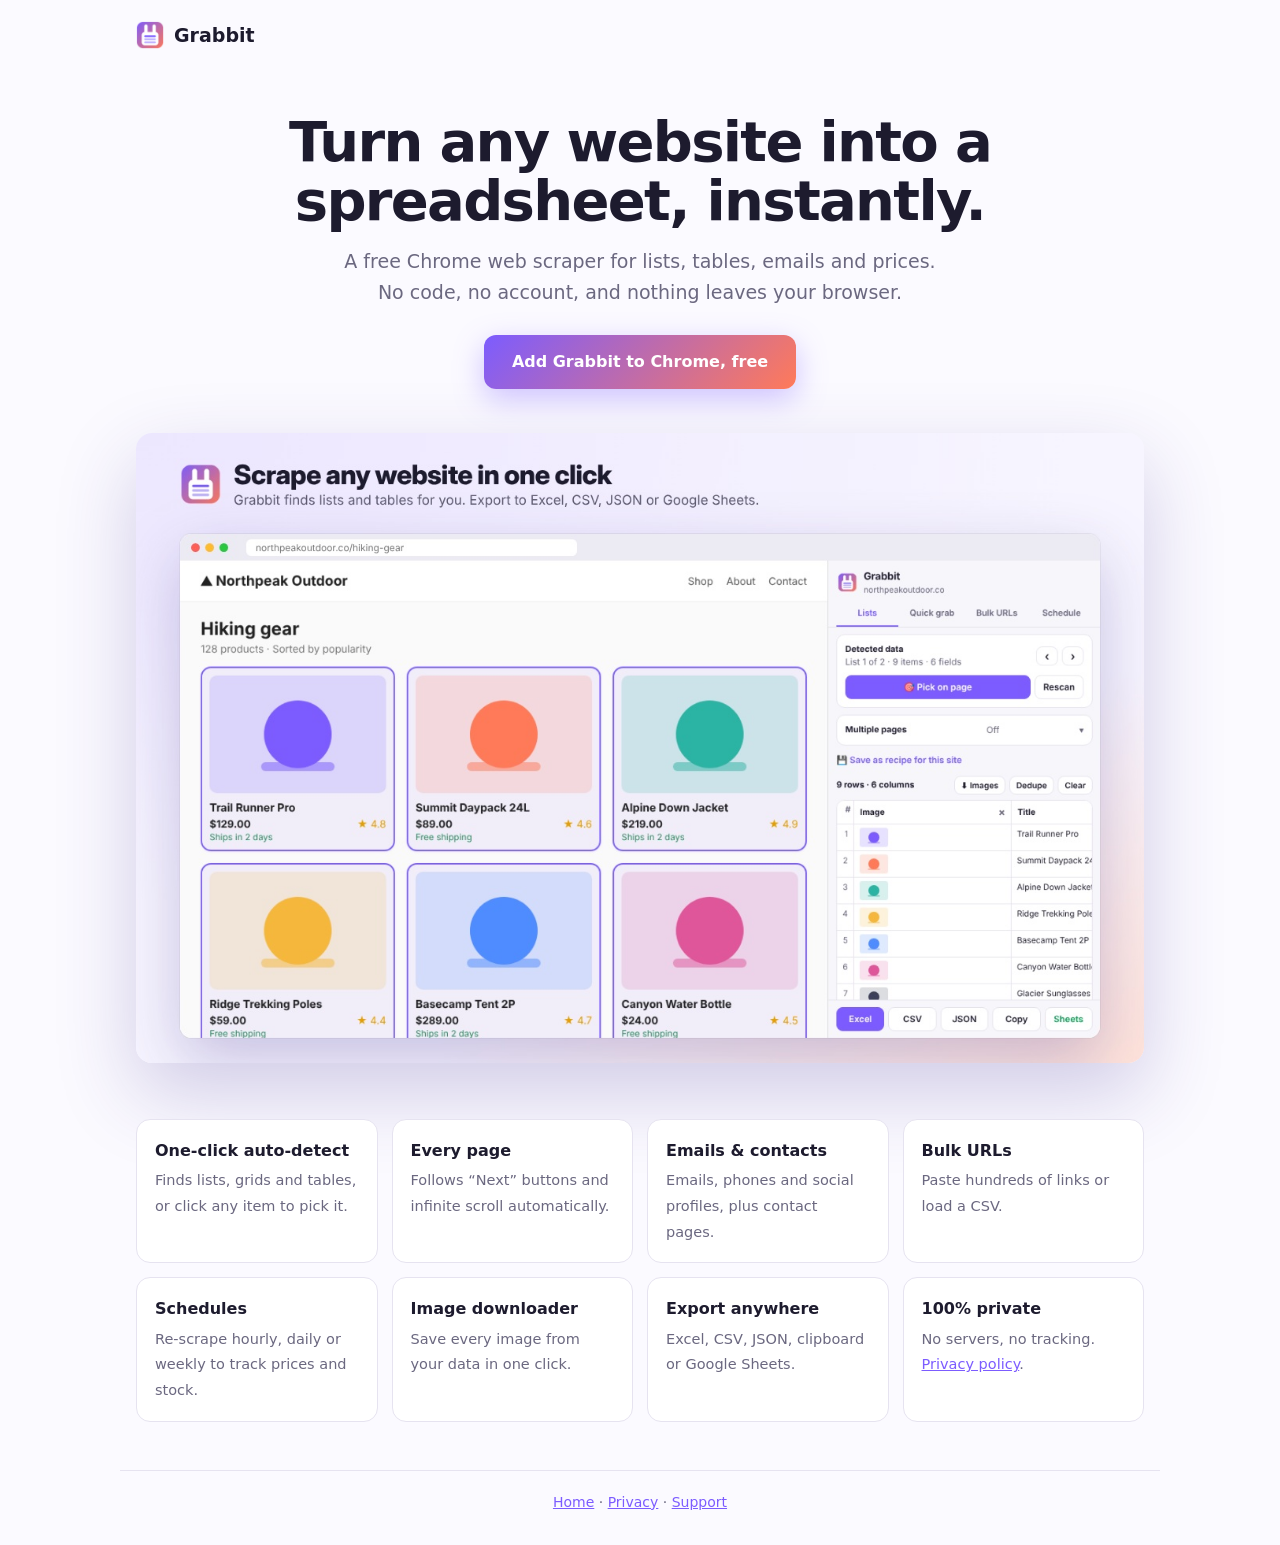
<file: docs/index.html>
<!doctype html>
<html lang="en">
<head>
  <meta charset="utf-8" />
  <meta name="viewport" content="width=device-width, initial-scale=1" />
  <title>Grabbit · Free Web Scraper for Chrome</title>
  <meta name="description" content="Scrape any website to Excel, CSV, JSON or Google Sheets in one click. Free, no code, no account. Lists, tables, emails, multi-page, schedules." />
  <meta property="og:title" content="Grabbit · Free Web Scraper for Chrome" />
  <meta property="og:description" content="Turn any website into a spreadsheet in one click. Free, private, no code." />
  <meta property="og:image" content="https://adityarungta2048.github.io/Grabbit/promo.jpg" />
  <link rel="icon" href="icon.png" />
  <link rel="stylesheet" href="site.css" />
</head>
<body>
  <header class="nav"><a href="./" class="logo"><img src="icon.png" alt="" width="28" height="28" />Grabbit</a></header>
  <main>
    <section class="hero">
      <h1>Turn any website into a spreadsheet, instantly.</h1>
      <p class="lead">A free Chrome web scraper for lists, tables, emails and prices. No code, no account, and nothing leaves your browser.</p>
      <a class="cta" href="https://chromewebstore.google.com/detail/eoaacdkiehhbjfebnnabbammefccioef">Add Grabbit to Chrome, free</a>
      <img class="shot" src="screenshot-1.jpg" alt="Grabbit side panel showing a product list scraped from a shop page" width="1280" height="800" />
    </section>
    <section class="features">
      <div><b>One-click auto-detect</b><span>Finds lists, grids and tables, or click any item to pick it.</span></div>
      <div><b>Every page</b><span>Follows “Next” buttons and infinite scroll automatically.</span></div>
      <div><b>Emails &amp; contacts</b><span>Emails, phones and social profiles, plus contact pages.</span></div>
      <div><b>Bulk URLs</b><span>Paste hundreds of links or load a CSV.</span></div>
      <div><b>Schedules</b><span>Re-scrape hourly, daily or weekly to track prices and stock.</span></div>
      <div><b>Image downloader</b><span>Save every image from your data in one click.</span></div>
      <div><b>Export anywhere</b><span>Excel, CSV, JSON, clipboard or Google Sheets.</span></div>
      <div><b>100% private</b><span>No servers, no tracking. <a href="privacy.html">Privacy policy</a>.</span></div>
    </section>
  </main>
  <footer class="foot"><a href="./">Home</a> · <a href="privacy.html">Privacy</a> · <a href="https://github.com/AdityaRungta2048/Grabbit/issues">Support</a></footer>
</body>
</html>
</file>
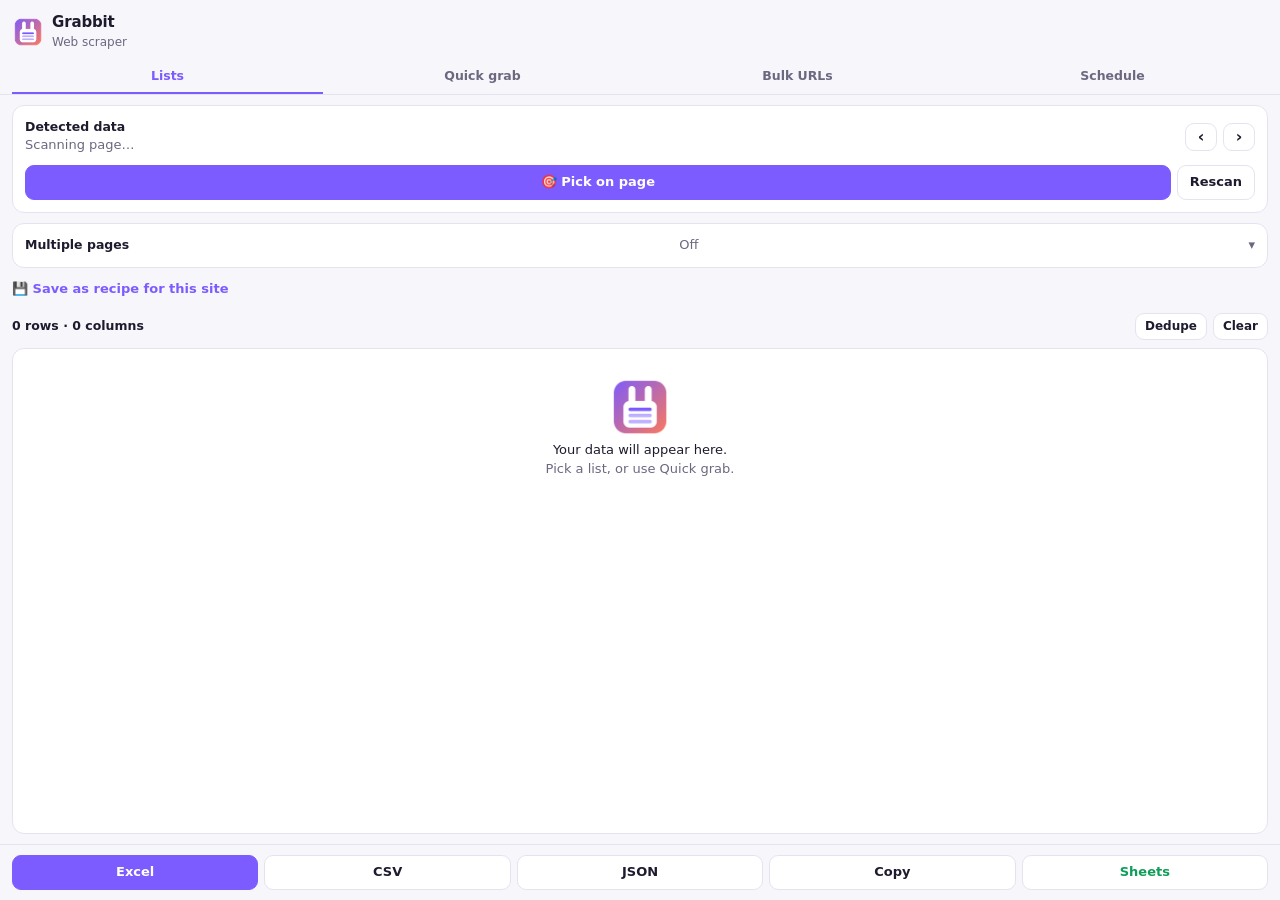
<file: panel.html>
<!doctype html>
<html lang="en">
<head>
  <meta charset="utf-8" />
  <meta name="viewport" content="width=device-width, initial-scale=1" />
  <title>Grabbit</title>
  <link rel="stylesheet" href="panel.css" />
</head>
<body>
  <header class="top">
    <img src="icons/48.png" alt="" width="28" height="28" />
    <div class="brand"><b>Grabbit</b><span id="host" data-i18n="webScraper">Web scraper</span></div>
  </header>

  <nav class="tabs" role="tablist">
    <button role="tab" data-tab="list" aria-selected="true" data-i18n="tabLists">Lists</button>
    <button role="tab" data-tab="quick" data-i18n="tabQuick">Quick grab</button>
    <button role="tab" data-tab="bulk" data-i18n="tabBulk">Bulk URLs</button>
    <button role="tab" data-tab="schedule" data-i18n="tabSchedule">Schedule</button>
  </nav>

  <div id="notice" class="notice" hidden></div>

  <!-- Lists & tables -->
  <section data-pane="list">
    <div id="saved" class="card saved" hidden>
      <span data-i18n="savedRecipe">Saved recipe for this site</span>
      <button id="useSaved" class="btn small" data-i18n="useIt">Use it</button>
    </div>

    <div class="card">
      <div class="row between">
        <div>
          <div class="label" data-i18n="detectedData">Detected data</div>
          <div id="candInfo" class="muted" data-i18n="scanning">Scanning page…</div>
        </div>
        <div class="row gap">
          <span id="candPos" class="muted tiny"></span>
          <button id="prevCand" class="btn icon" data-i18n-attr="title:prevList,aria-label:prevList">‹</button>
          <button id="nextCand" class="btn icon" data-i18n-attr="title:nextList,aria-label:nextList">›</button>
        </div>
      </div>
      <div class="row gap mt">
        <button id="pick" class="btn primary grow">🎯 <span data-i18n="pickOnPage">Pick on page</span></button>
        <button id="rescan" class="btn" data-i18n="rescan" data-i18n-attr="title:rescanTitle">Rescan</button>
      </div>
    </div>

    <div id="scrollHint" class="card hint" hidden>
      <span data-i18n="scrollHint">This page may load more items as you scroll.</span>
      <button id="scrollHintBtn" class="btn small primary" data-i18n="scrollHintBtn">Get them all with Infinite scroll</button>
    </div>

    <details class="card" id="pagerCard">
      <summary><span class="label" data-i18n="multiplePages">Multiple pages</span> <span id="pagerSummary" class="muted" data-i18n="off">Off</span></summary>
      <div class="seg mt" role="radiogroup">
        <label><input type="radio" name="pmode" value="none" checked /> <span data-i18n="off">Off</span></label>
        <label><input type="radio" name="pmode" value="next" /> <span data-i18n="nextButton">“Next” button</span></label>
        <label><input type="radio" name="pmode" value="scroll" /> <span data-i18n="infiniteScroll">Infinite scroll</span></label>
      </div>
      <div id="nextRow" class="row between mt" hidden>
        <span class="muted"><span data-i18n="buttonLabel">Button:</span> <b id="nextLabel" data-i18n="notFound">not found</b></span>
        <button id="pickNext" class="btn small" data-i18n="choose">Choose</button>
      </div>
      <div class="row gap mt">
        <label class="field"><span data-i18n="maxPages">Max pages</span> <input id="maxPages" type="number" min="1" max="500" value="10" /></label>
        <label class="field"><span data-i18n="waitSec">Wait (sec)</span> <input id="delay" type="number" min="0" max="30" step="0.5" value="1.5" /></label>
      </div>
      <button id="runPager" class="btn primary wide mt" data-i18n="scrapeAllPages">Scrape all pages</button>
    </details>

    <button id="saveRecipe" class="link">💾 <span data-i18n="saveRecipe">Save as recipe for this site</span></button>
  </section>

  <!-- Quick grab -->
  <section data-pane="quick" hidden>
    <div class="grid2">
      <button class="tile" data-quick="contacts"><b>✉️ <span data-i18n="qContacts">Emails &amp; contacts</span></b><span data-i18n="qContactsSub">Emails, phones, socials</span></button>
      <button class="tile" data-quick="links"><b>🔗 <span data-i18n="qLinks">All links</span></b><span data-i18n="qLinksSub">Text, URL, internal/external</span></button>
      <button class="tile" data-quick="images"><b>🖼️ <span data-i18n="qImages">All images</span></b><span data-i18n="qImagesSub">URL, alt text, size</span></button>
      <button class="tile" data-quick="text"><b>📄 <span data-i18n="qText">Page text</span></b><span data-i18n="qTextSub">Headings &amp; paragraphs</span></button>
    </div>
  </section>

  <!-- Bulk -->
  <section data-pane="bulk" hidden>
    <div class="card">
      <label class="label" for="urls" data-i18n="pasteUrls">Paste URLs (one per line)</label>
      <textarea id="urls" rows="6" placeholder="https://example.com&#10;https://another-site.com/contact"></textarea>
      <div class="row between mt">
        <label class="link"><input id="csvFile" type="file" accept=".csv,.txt" hidden />📂 <span data-i18n="loadCsv">Load from CSV</span></label>
        <span id="urlCount" class="muted">0 URLs</span>
      </div>
      <label class="field mt"><span data-i18n="whatToGrab">What to grab</span>
        <select id="bulkMode">
          <option value="contacts" data-i18n="bulkContacts">Contact details (also checks contact/about pages)</option>
          <option value="recipe" data-i18n="bulkRecipe">Same list as current page (uses picked list)</option>
          <option value="auto" data-i18n="bulkAuto">Auto-detect main list on each page</option>
        </select>
      </label>
      <label class="field mt"><span data-i18n="pagesAtATime">Pages at a time</span>
        <select id="concurrency"><option>1</option><option>2</option><option selected>3</option><option>5</option></select>
      </label>
      <button id="runBulk" class="btn primary wide mt" data-i18n="startBulk">Start bulk scrape</button>
      <p class="muted tiny" data-i18n="bulkNote">Pages open in background tabs and close automatically. Chrome will ask once for permission to read those sites.</p>
    </div>
  </section>

  <!-- Schedule -->
  <section data-pane="schedule" hidden>
    <div class="card">
      <div class="label" data-i18n="schedTitle">Re-scrape this list automatically</div>
      <p class="muted tiny" data-i18n="schedNote">Uses the list and page settings from the Lists tab. Runs in a background tab while Chrome is open. Great for price and stock tracking.</p>
      <div class="row gap">
        <label class="field"><span data-i18n="howOften">How often</span>
          <select id="schedEvery">
            <option value="60" data-i18n="every60">Every hour</option>
            <option value="360" data-i18n="every360">Every 6 hours</option>
            <option value="1440" selected data-i18n="every1440">Every day</option>
            <option value="10080" data-i18n="every10080">Every week</option>
          </select>
        </label>
        <label class="field"><span data-i18n="autoDownload">Auto-download</span>
          <select id="schedExport"><option value="none" data-i18n="off">Off</option><option value="xlsx">Excel</option><option value="csv">CSV</option></select>
        </label>
      </div>
      <button id="createSchedule" class="btn primary wide mt">⏰ <span data-i18n="createSchedule">Create schedule</span></button>
    </div>
    <p id="schedEmpty" class="muted tiny" data-i18n="noSchedules">No schedules yet.</p>
    <ul id="schedList" class="plain"></ul>
  </section>

  <!-- Progress -->
  <div id="progress" class="progress" hidden>
    <div class="bar"><i id="barFill"></i></div>
    <div class="row between"><span id="progText" data-i18n="working">Working…</span><button id="stop" class="btn small danger" data-i18n="stop">Stop</button></div>
  </div>

  <!-- Results -->
  <section class="results">
    <div class="row between">
      <div class="label"><span id="rowCount">0</span> <span data-i18n="rows">rows</span> · <span id="colCount">0</span> <span data-i18n="columns">columns</span></div>
      <div class="row gap">
        <button id="dlImages" class="btn small" data-i18n-attr="title:imagesTitle" hidden>⬇ <span data-i18n="images">Images</span></button>
        <button id="dedupe" class="btn small" data-i18n="dedupe" data-i18n-attr="title:dedupeTitle">Dedupe</button>
        <button id="clearData" class="btn small" data-i18n="clear" data-i18n-attr="title:clearTitle">Clear</button>
      </div>
    </div>
    <div class="tablewrap" id="tableWrap">
      <div id="empty" class="empty">
        <img src="icons/128.png" alt="" width="56" height="56" />
        <p><span data-i18n="emptyTitle">Your data will appear here.</span><br /><span class="muted" data-i18n="emptySub">Pick a list, or use Quick grab.</span></p>
      </div>
      <table id="grid" hidden><thead></thead><tbody></tbody></table>
    </div>
    <div id="more" class="muted tiny" hidden></div>
  </section>

  <footer class="exportbar">
    <button class="btn primary" data-export="xlsx">Excel</button>
    <button class="btn" data-export="csv">CSV</button>
    <button class="btn" data-export="json">JSON</button>
    <button class="btn" data-export="copy" data-i18n="copy" data-i18n-attr="title:copyTitle">Copy</button>
    <button class="btn sheets" data-export="sheets" data-i18n-attr="title:sheetsTitle">Sheets</button>
  </footer>
  <div id="rate" class="rate" hidden><span data-i18n="enjoying">Enjoying Grabbit?</span> <a id="rateLink" target="_blank" data-i18n="leaveReview">Leave a ★★★★★ review</a> <button id="rateClose" class="x" data-i18n-attr="aria-label:dismiss">×</button></div>
  <div id="toast" class="toast" role="status"></div>

  <script src="i18n.js"></script>
  <script src="content.js"></script>
  <script src="export.js"></script>
  <script src="scrape.js"></script>
  <script src="panel.js"></script>
</body>
</html>
</file>
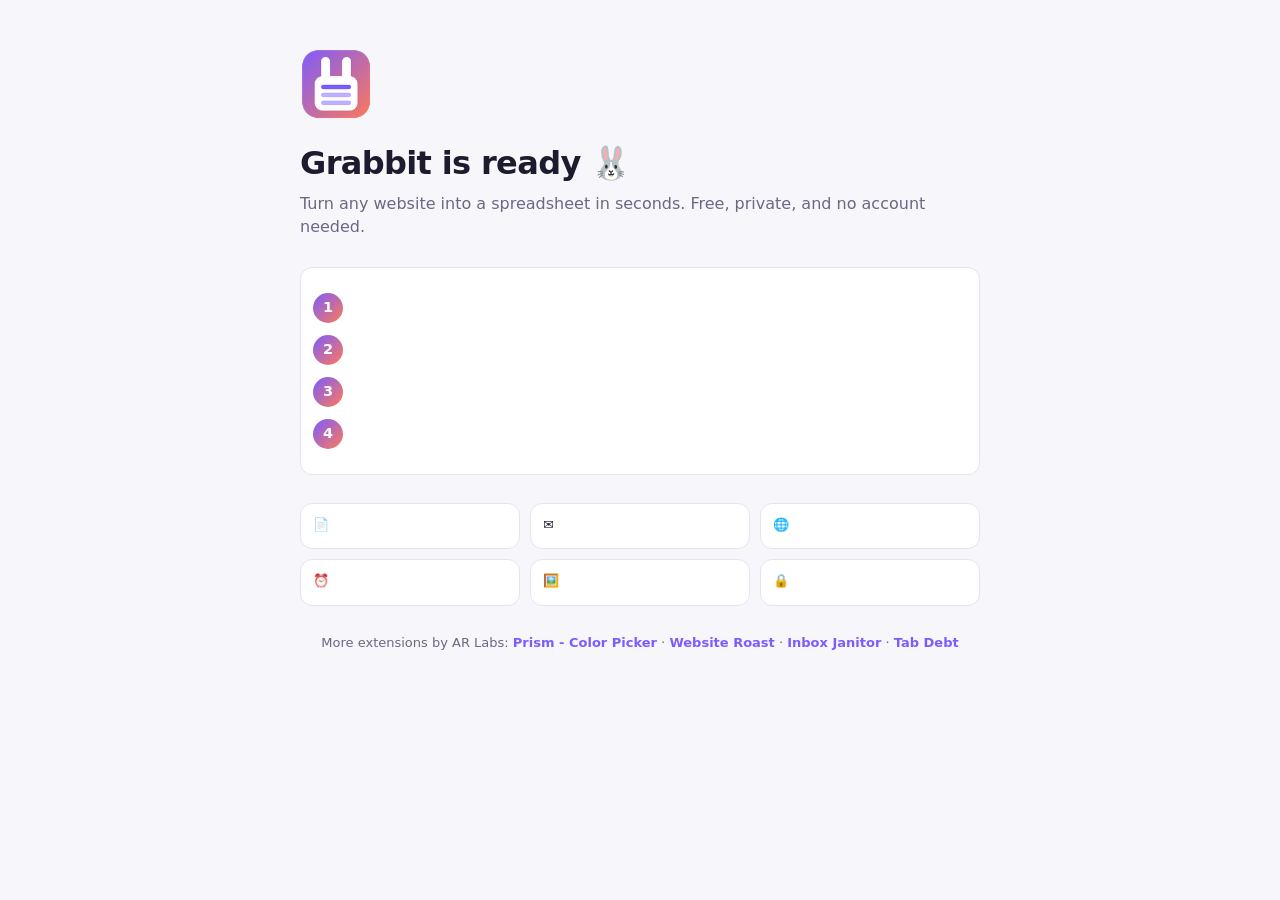
<file: welcome.html>
<!doctype html>
<html lang="en">
<head>
  <meta charset="utf-8" />
  <meta name="viewport" content="width=device-width, initial-scale=1" />
  <title data-i18n="wPageTitle">Welcome to Grabbit</title>
  <link rel="stylesheet" href="panel.css" />
  <style>
    body { align-items: center; padding: 48px 16px; }
    main { max-width: 680px; width: 100%; }
    h1 { font-size: 32px; letter-spacing: -.02em; margin: 14px 0 6px; }
    .lead { font-size: 16px; color: var(--muted); margin: 0 0 28px; }
    ol { list-style: none; padding: 0; display: grid; gap: 12px; counter-reset: s; }
    li { counter-increment: s; display: flex; gap: 14px; align-items: flex-start; font-size: 14.5px; }
    li::before { content: counter(s); flex: none; width: 30px; height: 30px; border-radius: 50%; display: grid; place-items: center; font-weight: 700; color: #fff; background: linear-gradient(135deg, var(--brand), var(--brand-2)); }
    kbd { border: 1px solid var(--line); border-bottom-width: 2px; border-radius: 6px; padding: 1px 6px; font: 600 12px ui-monospace, monospace; background: var(--card); }
    .feat { display: grid; grid-template-columns: repeat(auto-fit, minmax(190px, 1fr)); gap: 10px; margin-top: 28px; }
    .feat .card { margin: 0; }
    .feat b { display: block; margin-bottom: 2px; }
    .more { margin-top: 28px; font-size: 13px; text-align: center; }
    .more a { color: var(--brand); font-weight: 600; text-decoration: none; }
  </style>
</head>
<body>
  <main>
    <img src="icons/128.png" width="72" height="72" alt="" />
    <h1 data-i18n="wTitle">Grabbit is ready 🐰</h1>
    <p class="lead" data-i18n="wLead">Turn any website into a spreadsheet in seconds. Free, private, and no account needed.</p>
    <section class="card">
      <ol>
        <li><span data-i18n-html="wStep1"></span></li>
        <li><span data-i18n-html="wStep2"></span></li>
        <li><span data-i18n-html="wStep3"></span></li>
        <li><span data-i18n-html="wStep4"></span></li>
      </ol>
    </section>
    <div class="feat">
      <div class="card"><b>📄 <span data-i18n="multiplePages"></span></b><span class="muted" data-i18n="wf1"></span></div>
      <div class="card"><b>✉️ <span data-i18n="qContacts"></span></b><span class="muted" data-i18n="wf2"></span></div>
      <div class="card"><b>🌐 <span data-i18n="wBulk"></span></b><span class="muted" data-i18n="wf3"></span></div>
      <div class="card"><b>⏰ <span data-i18n="wSchedules"></span></b><span class="muted" data-i18n="wf4"></span></div>
      <div class="card"><b>🖼️ <span data-i18n="wImageDl"></span></b><span class="muted" data-i18n="wf5"></span></div>
      <div class="card"><b>🔒 <span data-i18n="wPrivate"></span></b><span class="muted" data-i18n="wf6"></span></div>
    </div>
    <p class="muted more"><span data-i18n="moreBy">More extensions by AR Labs:</span>
      <a href="https://chromewebstore.google.com/detail/fnolbffnpeamdpjepbgmlajdeakfecfb" target="_blank" rel="noopener">Prism - Color Picker</a> ·
      <a href="https://chromewebstore.google.com/detail/khjanpephopmklcgpjjimbdnpbnknnga" target="_blank" rel="noopener">Website Roast</a> ·
      <a href="https://chromewebstore.google.com/detail/lagoddlfnhlflblgfakcenjonpkpkpmo" target="_blank" rel="noopener">Inbox Janitor</a> ·
      <a href="https://chromewebstore.google.com/detail/lhblgcjhbejkkfedmbpmpflglidlkppg" target="_blank" rel="noopener">Tab Debt</a></p>
  </main>
  <script src="i18n.js"></script>
</body>
</html>
</file>
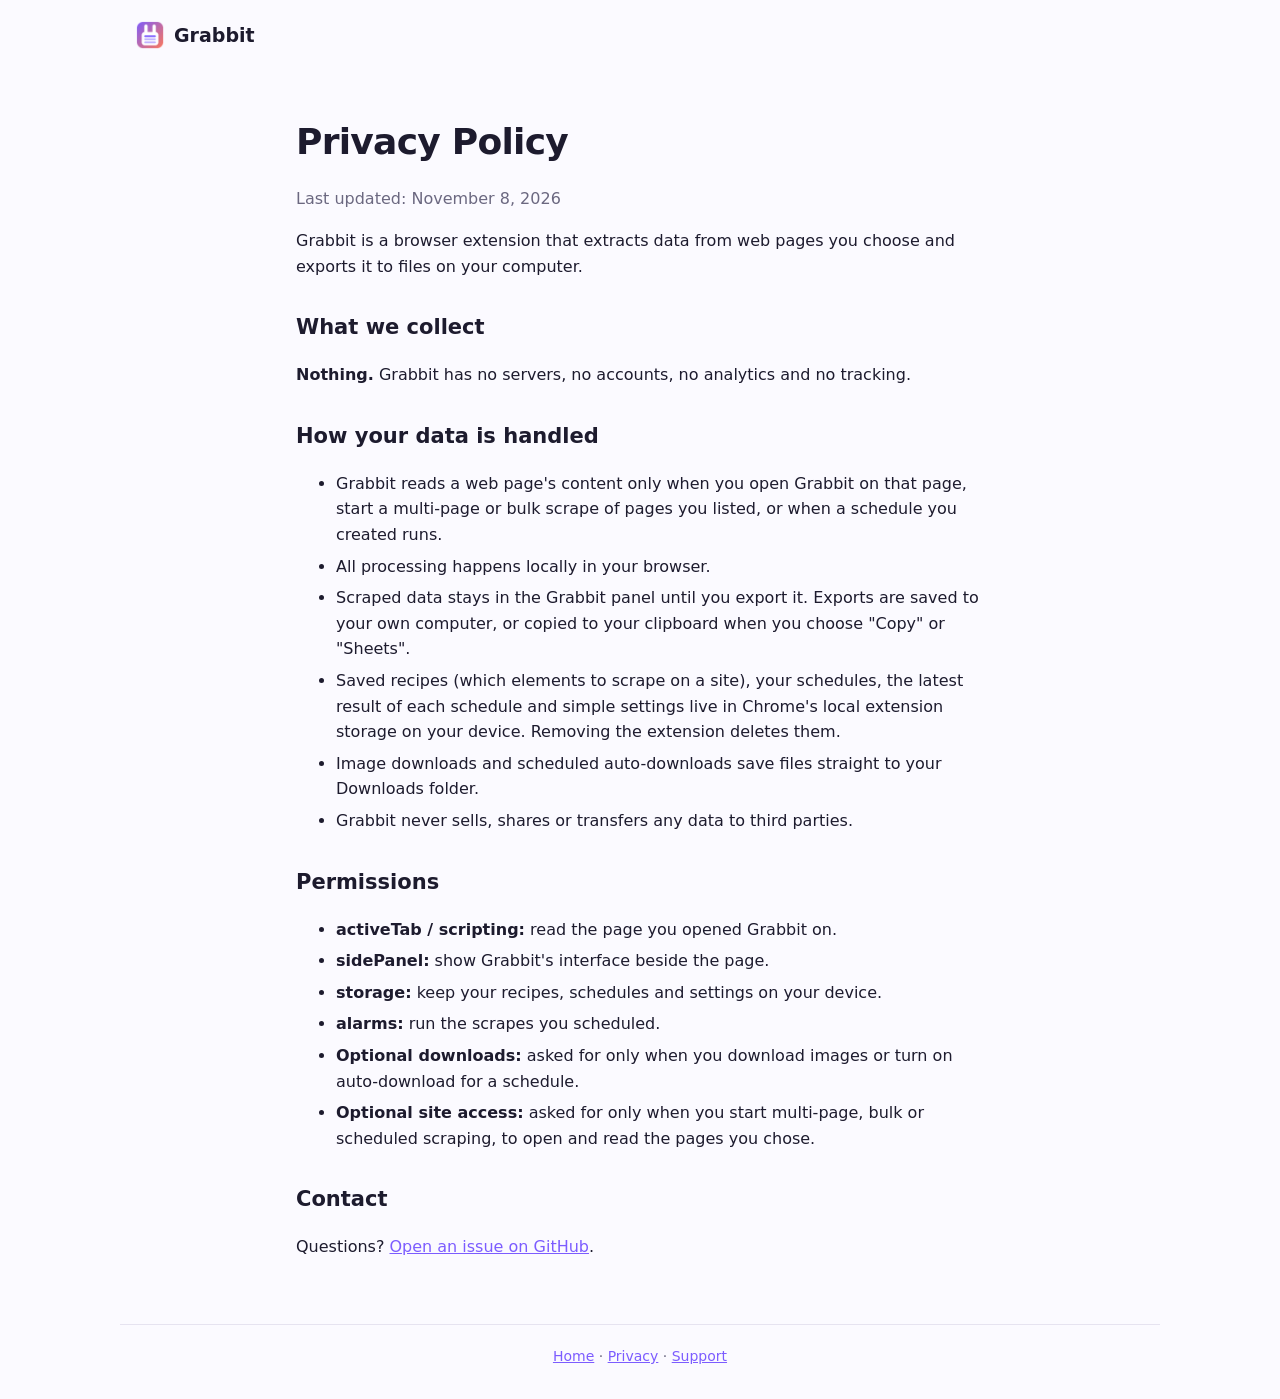
<file: docs/privacy.html>
<!doctype html>
<html lang="en">
<head>
  <meta charset="utf-8" />
  <meta name="viewport" content="width=device-width, initial-scale=1" />
  <title>Privacy Policy · Grabbit</title>
  <meta name="description" content="Grabbit collects no data. Everything runs locally in your browser." />
  <link rel="icon" href="icon.png" />
  <link rel="stylesheet" href="site.css" />
</head>
<body>
  <header class="nav"><a href="./" class="logo"><img src="icon.png" alt="" width="28" height="28" />Grabbit</a></header>
  <main class="doc">
    <h1>Privacy Policy</h1>
    <p class="muted">Last updated: November 8, 2026</p>
    <p>Grabbit is a browser extension that extracts data from web pages you choose and exports it to files on your computer.</p>

    <h2>What we collect</h2>
    <p><strong>Nothing.</strong> Grabbit has no servers, no accounts, no analytics and no tracking.</p>

    <h2>How your data is handled</h2>
    <ul>
      <li>Grabbit reads a web page's content only when you open Grabbit on that page, start a multi-page or bulk scrape of pages you listed, or when a schedule you created runs.</li>
      <li>All processing happens locally in your browser.</li>
      <li>Scraped data stays in the Grabbit panel until you export it. Exports are saved to your own computer, or copied to your clipboard when you choose "Copy" or "Sheets".</li>
      <li>Saved recipes (which elements to scrape on a site), your schedules, the latest result of each schedule and simple settings live in Chrome's local extension storage on your device. Removing the extension deletes them.</li>
      <li>Image downloads and scheduled auto-downloads save files straight to your Downloads folder.</li>
      <li>Grabbit never sells, shares or transfers any data to third parties.</li>
    </ul>

    <h2>Permissions</h2>
    <ul>
      <li><strong>activeTab / scripting:</strong> read the page you opened Grabbit on.</li>
      <li><strong>sidePanel:</strong> show Grabbit's interface beside the page.</li>
      <li><strong>storage:</strong> keep your recipes, schedules and settings on your device.</li>
      <li><strong>alarms:</strong> run the scrapes you scheduled.</li>
      <li><strong>Optional downloads:</strong> asked for only when you download images or turn on auto-download for a schedule.</li>
      <li><strong>Optional site access:</strong> asked for only when you start multi-page, bulk or scheduled scraping, to open and read the pages you chose.</li>
    </ul>

    <h2>Contact</h2>
    <p>Questions? <a href="https://github.com/AdityaRungta2048/Grabbit/issues">Open an issue on GitHub</a>.</p>
  </main>
  <footer class="foot"><a href="./">Home</a> · <a href="privacy.html">Privacy</a> · <a href="https://github.com/AdityaRungta2048/Grabbit/issues">Support</a></footer>
</body>
</html>
</file>
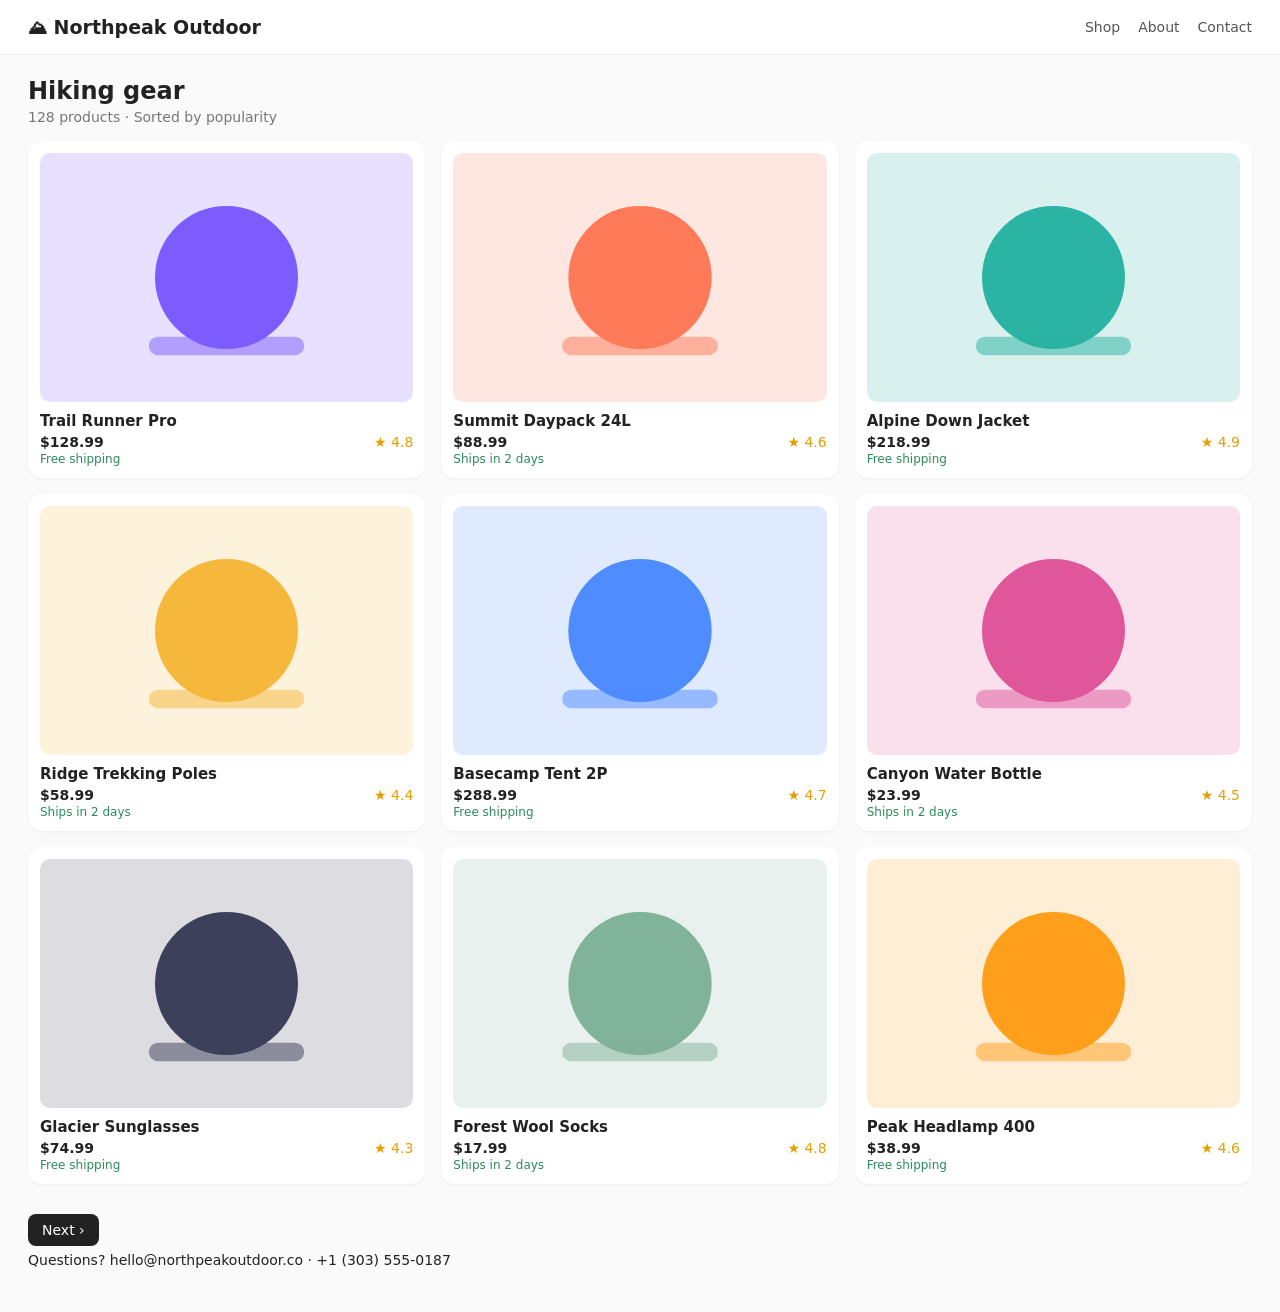
<file: test/fixtures/demo.html>
<!doctype html>
<html>
<head>
<meta charset="utf-8">
<title>Northpeak Outdoor – Gear</title>
<!-- Demo shop used for tests and store screenshots. ?lang=<_locales code> shows it in that language and currency. -->
<style>
body{margin:0;font:14px Inter,system-ui,"Noto Sans CJK JP","Noto Sans CJK KR","Noto Sans CJK SC","Noto Sans Devanagari",sans-serif;background:#fafafa;color:#222}
header{display:flex;justify-content:space-between;align-items:center;padding:16px 28px;background:#fff;border-bottom:1px solid #eee}header b{font-size:19px}
nav a{margin-left:18px;color:#555;text-decoration:none}h1{margin:22px 28px 4px;font-size:24px}.sub{margin:0 28px 16px;color:#777}
.grid{display:grid;grid-template-columns:repeat(3,1fr);gap:16px;padding:0 28px 28px}.card{background:#fff;border-radius:14px;padding:12px;box-shadow:0 1px 3px rgba(0,0,0,.06)}
.card img{width:100%;border-radius:10px;display:block}.name{font-size:15px;margin:10px 0 4px}.name a{color:#222;text-decoration:none}
.meta{display:flex;justify-content:space-between}.price{font-weight:700}.stars{color:#e59f00}.ship{font-size:12px;color:#2a8a5b}
footer{padding:10px 28px 30px}footer a{padding:8px 14px;background:#222;color:#fff;border-radius:8px;text-decoration:none}
</style>
</head>
<body>
<header><b>⛰ Northpeak Outdoor</b><nav><a href="#" id="n0"></a><a href="#" id="n1"></a><a href="contact.html" id="n2"></a></nav></header>
<h1 id="h1"></h1><p class="sub" id="sub"></p>
<div class="grid" id="grid"></div>
<footer><a href="#" id="next"></a><p id="foot"></p></footer>
<script>
const COLORS = ['#7c5cff', '#ff7a59', '#2bb3a3', '#f5b83d', '#4f8cff', '#e0569b', '#3d405b', '#81b29a', '#ff9f1c'];
const USD = [129, 89, 219, 59, 289, 24, 75, 18, 39];
const STARS = ['4.8', '4.6', '4.9', '4.4', '4.7', '4.5', '4.3', '4.8', '4.6'];
// currency, rate from USD, rounding step, price ending
const MONEY = {
  en: ['USD', 1, 1, -0.01], es: ['EUR', 0.92, 1, -0.01], pt_BR: ['BRL', 5.5, 1, -0.1], fr: ['EUR', 0.92, 1, -0.01], de: ['EUR', 0.92, 1, -0.01],
  it: ['EUR', 0.92, 1, -0.01], ru: ['RUB', 90, 10, -1], ja: ['JPY', 150, 100, -20], ko: ['KRW', 1350, 1000, 0], zh_CN: ['CNY', 7.2, 1, 0],
  hi: ['INR', 83, 10, -1], id: ['IDR', 15500, 1000, 0], tr: ['TRY', 32, 10, -0.1],
};
const L = {
  en: { nav: ['Shop', 'About', 'Contact'], h1: 'Hiking gear', sub: '128 products · Sorted by popularity', ship: ['Ships in 2 days', 'Free shipping'], next: 'Next ›', foot: 'Questions?',
    p: ['Trail Runner Pro', 'Summit Daypack 24L', 'Alpine Down Jacket', 'Ridge Trekking Poles', 'Basecamp Tent 2P', 'Canyon Water Bottle', 'Glacier Sunglasses', 'Forest Wool Socks', 'Peak Headlamp 400'] },
  es: { nav: ['Tienda', 'Nosotros', 'Contacto'], h1: 'Equipo de senderismo', sub: '128 productos · Ordenados por popularidad', ship: ['Envío en 2 días', 'Envío gratis'], next: 'Siguiente ›', foot: '¿Preguntas?',
    p: ['Zapatilla Trail Runner Pro', 'Mochila Summit 24 L', 'Chaqueta de plumas Alpine', 'Bastones de trekking Ridge', 'Tienda Basecamp 2 plazas', 'Botella Canyon', 'Gafas de sol Glacier', 'Calcetines de lana Forest', 'Frontal Peak 400'] },
  pt_BR: { nav: ['Loja', 'Sobre', 'Contato'], h1: 'Equipamentos de trilha', sub: '128 produtos · Mais populares', ship: ['Envio em 2 dias', 'Frete grátis'], next: 'Próxima ›', foot: 'Dúvidas?',
    p: ['Tênis Trail Runner Pro', 'Mochila Summit 24 L', 'Jaqueta de pluma Alpine', 'Bastões de trekking Ridge', 'Barraca Basecamp 2 pessoas', 'Garrafa Canyon', 'Óculos de sol Glacier', 'Meias de lã Forest', 'Lanterna de cabeça Peak 400'] },
  fr: { nav: ['Boutique', 'À propos', 'Contact'], h1: 'Équipement de randonnée', sub: '128 produits · Triés par popularité', ship: ['Expédié sous 2 jours', 'Livraison gratuite'], next: 'Suivant ›', foot: 'Des questions ?',
    p: ['Chaussure Trail Runner Pro', 'Sac Summit 24 L', 'Doudoune Alpine', 'Bâtons de randonnée Ridge', 'Tente Basecamp 2 places', 'Gourde Canyon', 'Lunettes Glacier', 'Chaussettes en laine Forest', 'Lampe frontale Peak 400'] },
  de: { nav: ['Shop', 'Über uns', 'Kontakt'], h1: 'Wanderausrüstung', sub: '128 Produkte · Nach Beliebtheit sortiert', ship: ['Versand in 2 Tagen', 'Kostenloser Versand'], next: 'Weiter ›', foot: 'Fragen?',
    p: ['Trailschuh Runner Pro', 'Tagesrucksack Summit 24 L', 'Daunenjacke Alpine', 'Trekkingstöcke Ridge', 'Zelt Basecamp 2P', 'Trinkflasche Canyon', 'Gletscherbrille', 'Wollsocken Forest', 'Stirnlampe Peak 400'] },
  it: { nav: ['Negozio', 'Chi siamo', 'Contatti'], h1: 'Attrezzatura da trekking', sub: '128 prodotti · Ordinati per popolarità', ship: ['Spedito in 2 giorni', 'Spedizione gratuita'], next: 'Avanti ›', foot: 'Domande?',
    p: ['Scarpa Trail Runner Pro', 'Zaino Summit 24 L', 'Piumino Alpine', 'Bastoncini da trekking Ridge', 'Tenda Basecamp 2 posti', 'Borraccia Canyon', 'Occhiali da sole Glacier', 'Calze in lana Forest', 'Lampada frontale Peak 400'] },
  ru: { nav: ['Магазин', 'О нас', 'Контакты'], h1: 'Снаряжение для походов', sub: '128 товаров · Сначала популярные', ship: ['Отправка за 2 дня', 'Бесплатная доставка'], next: 'Далее ›', foot: 'Вопросы?',
    p: ['Кроссовки Trail Runner Pro', 'Рюкзак Summit 24 л', 'Пуховик Alpine', 'Треккинговые палки Ridge', 'Палатка Basecamp 2-местная', 'Бутылка Canyon', 'Очки Glacier', 'Шерстяные носки Forest', 'Налобный фонарь Peak 400'] },
  ja: { nav: ['ショップ', '会社概要', 'お問い合わせ'], h1: 'ハイキング用品', sub: '128 商品 · 人気順', ship: ['2日以内に発送', '送料無料'], next: '次へ ›', foot: 'お問い合わせ：',
    p: ['トレイルランナー Pro', 'サミット デイパック 24L', 'アルパイン ダウンジャケット', 'リッジ トレッキングポール', 'ベースキャンプ テント 2人用', 'キャニオン ボトル', 'グレイシャー サングラス', 'フォレスト ウールソックス', 'ピーク ヘッドランプ 400'] },
  ko: { nav: ['쇼핑', '소개', '문의'], h1: '하이킹 용품', sub: '상품 128개 · 인기순', ship: ['2일 내 발송', '무료 배송'], next: '다음 ›', foot: '문의:',
    p: ['트레일 러너 Pro', '서밋 데이팩 24L', '알파인 다운 재킷', '릿지 트레킹 폴', '베이스캠프 2인용 텐트', '캐니언 물병', '글레이셔 선글라스', '포레스트 울 양말', '피크 헤드램프 400'] },
  zh_CN: { nav: ['商店', '关于我们', '联系我们'], h1: '徒步装备', sub: '128 件商品 · 按热度排序', ship: ['2 天内发货', '包邮'], next: '下一页 ›', foot: '有问题？',
    p: ['越野跑鞋 Trail Runner Pro', 'Summit 24L 双肩包', 'Alpine 羽绒服', 'Ridge 登山杖', 'Basecamp 双人帐篷', 'Canyon 水壶', 'Glacier 太阳镜', 'Forest 羊毛袜', 'Peak 400 头灯'] },
  hi: { nav: ['शॉप', 'हमारे बारे में', 'संपर्क'], h1: 'हाइकिंग गियर', sub: '128 प्रोडक्ट · लोकप्रियता के अनुसार', ship: ['2 दिन में शिपिंग', 'मुफ़्त शिपिंग'], next: 'अगला ›', foot: 'सवाल?',
    p: ['ट्रेल रनर Pro जूते', 'समिट डेपैक 24L', 'अल्पाइन डाउन जैकेट', 'रिज ट्रेकिंग पोल', 'बेसकैंप टेंट 2 लोग', 'कैन्यन पानी की बोतल', 'ग्लेशियर धूप का चश्मा', 'फ़ॉरेस्ट ऊनी मोज़े', 'पीक हेडलैंप 400'] },
  id: { nav: ['Toko', 'Tentang', 'Kontak'], h1: 'Perlengkapan hiking', sub: '128 produk · Urut terpopuler', ship: ['Dikirim dalam 2 hari', 'Gratis ongkir'], next: 'Berikutnya ›', foot: 'Ada pertanyaan?',
    p: ['Sepatu Trail Runner Pro', 'Tas Summit 24L', 'Jaket bulu Alpine', 'Tongkat trekking Ridge', 'Tenda Basecamp 2 orang', 'Botol minum Canyon', 'Kacamata Glacier', 'Kaus kaki wol Forest', 'Senter kepala Peak 400'] },
  tr: { nav: ['Mağaza', 'Hakkımızda', 'İletişim'], h1: 'Doğa yürüyüşü ekipmanı', sub: '128 ürün · Popülerliğe göre', ship: ['2 günde kargoda', 'Ücretsiz kargo'], next: 'Sonraki ›', foot: 'Sorularınız mı var?',
    p: ['Trail Runner Pro ayakkabı', 'Summit 24L sırt çantası', 'Alpine kaz tüyü mont', 'Ridge trekking batonu', 'Basecamp 2 kişilik çadır', 'Canyon matara', 'Glacier güneş gözlüğü', 'Forest yün çorap', 'Peak 400 kafa feneri'] },
};

const lang = L[new URLSearchParams(location.search).get('lang')] ? new URLSearchParams(location.search).get('lang') : 'en';
const s = L[lang];
const [cur, rate, step, end] = MONEY[lang];
const digits = Number.isInteger(end) ? 0 : 2; // whole-number prices for yen, won, rupees…
const fmt = new Intl.NumberFormat(lang.replace('_', '-'), { style: 'currency', currency: cur, minimumFractionDigits: digits, maximumFractionDigits: digits });
const price = (usd) => fmt.format(Math.round((usd * rate) / step) * step + end); // e.g. 129 USD -> 118,99 €
const img = (c) => 'data:image/svg+xml,' + encodeURIComponent(`<svg xmlns='http://www.w3.org/2000/svg' width='240' height='160'><rect width='240' height='160' fill='${c}' opacity='.18'/><circle cx='120' cy='80' r='46' fill='${c}'/><rect x='70' y='118' width='100' height='12' rx='6' fill='${c}' opacity='.5'/></svg>`);

document.documentElement.lang = lang.replace('_', '-');
s.nav.forEach((t, i) => (document.getElementById('n' + i).textContent = t));
document.getElementById('h1').textContent = s.h1;
document.getElementById('sub').textContent = s.sub;
document.getElementById('next').textContent = s.next;
document.getElementById('foot').textContent = `${s.foot} hello@northpeakoutdoor.co · +1 (303) 555-0187`;
// ?page=2..4: the same catalog rotated, so following "Next" gives new items (page 4 is the last).
const pg = Math.min(4, Math.max(1, +new URLSearchParams(location.search).get('page') || 1));
const ix = s.p.map((_, i) => (i + (pg - 1) * 4) % s.p.length);
const nextA = document.getElementById('next');
if (pg < 4) nextA.href = `demo.html?${new URLSearchParams({ ...Object.fromEntries(new URLSearchParams(location.search)), page: pg + 1 })}`;
else nextA.remove();
document.getElementById('grid').innerHTML = ix.map((i) => `<article class="card"><img src="${img(COLORS[i])}" alt="${s.p[i]}"><h3 class="name"><a href="/p/${pg}-${i}">${s.p[i]}${pg > 1 ? ' ' + ['', '', 'II', 'III', 'IV'][pg] : ''}</a></h3><div class="meta"><span class="price">${price(USD[i] + (pg - 1) * 10)}</span><span class="stars">★ ${STARS[i]}</span></div><span class="ship">${s.ship[(i + pg) % 2]}</span></article>`).join('');
</script>
</body>
</html>
</file>
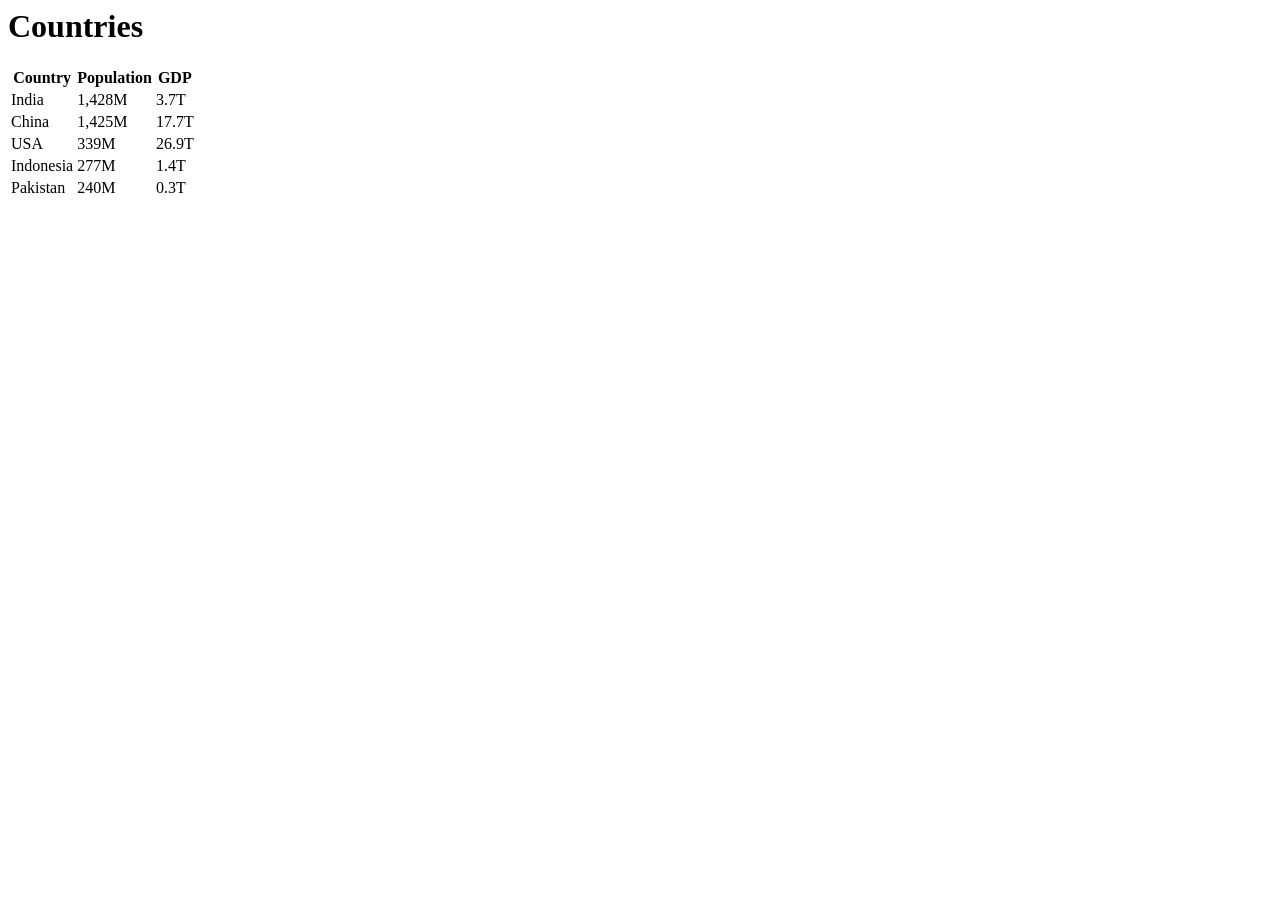
<file: test/fixtures/table.html>
<html><body><h1>Countries</h1><table><thead><tr><th>Country</th><th>Population</th><th>GDP</th></tr></thead><tbody><tr><td>India</td><td>1,428M</td><td>3.7T</td></tr><tr><td>China</td><td>1,425M</td><td>17.7T</td></tr><tr><td>USA</td><td>339M</td><td>26.9T</td></tr><tr><td>Indonesia</td><td>277M</td><td>1.4T</td></tr><tr><td>Pakistan</td><td>240M</td><td>0.3T</td></tr></tbody></table></body></html>
</file>
<file: docs/site.css>
:root { --bg: #fbfaff; --text: #1d1b2e; --muted: #6b6880; --line: #e6e3f0; --card: #fff; --brand: #7c5cff; --brand-2: #ff7a59; color-scheme: light; }
@media (prefers-color-scheme: dark) { :root { --bg: #14131c; --text: #ecebf5; --muted: #9c99b3; --line: #2d2a3d; --card: #1d1b29; color-scheme: dark; } }
* { box-sizing: border-box; }
body { margin: 0; font: 16px/1.6 Inter, system-ui, -apple-system, "Segoe UI", Roboto, sans-serif; background: var(--bg); color: var(--text); }
a { color: var(--brand); }
.nav, main, .foot { max-width: 1040px; margin: 0 auto; padding: 0 16px; }
.nav { padding-top: 20px; }
.logo { display: inline-flex; align-items: center; gap: 10px; font-weight: 800; font-size: 19px; color: var(--text); text-decoration: none; }
.hero { text-align: center; padding: 56px 0 24px; }
.hero h1 { font-size: clamp(32px, 6vw, 56px); line-height: 1.05; letter-spacing: -.03em; margin: 0 auto 16px; max-width: 760px; }
.lead { font-size: 19px; color: var(--muted); max-width: 620px; margin: 0 auto 28px; }
.cta { display: inline-block; padding: 14px 28px; border-radius: 12px; color: #fff; font-weight: 700; text-decoration: none; background: linear-gradient(135deg, var(--brand), var(--brand-2)); box-shadow: 0 10px 30px rgba(124, 92, 255, .35); }
.cta:focus-visible { outline: 3px solid var(--text); outline-offset: 3px; }
.shot { display: block; width: 100%; height: auto; margin-top: 44px; border-radius: 16px; box-shadow: 0 30px 80px rgba(60, 40, 140, .22); }
.features { display: grid; grid-template-columns: repeat(auto-fit, minmax(220px, 1fr)); gap: 14px; padding: 32px 0 48px; }
.features div { background: var(--card); border: 1px solid var(--line); border-radius: 14px; padding: 18px; }
.features b { display: block; margin-bottom: 4px; }
.features span { color: var(--muted); font-size: 14.5px; }
.doc { max-width: 720px; padding-top: 32px; padding-bottom: 48px; }
.doc h1 { font-size: 36px; letter-spacing: -.02em; margin-bottom: 4px; }
.doc h2 { margin-top: 32px; font-size: 21px; }
.doc li { margin-bottom: 6px; }
.muted { color: var(--muted); }
.foot { border-top: 1px solid var(--line); padding-top: 20px; padding-bottom: 32px; color: var(--muted); font-size: 14px; text-align: center; }
</file>
<file: panel.css>
:root {
  --bg: #f7f6fb; --card: #fff; --text: #1d1b2e; --muted: #6b6880; --line: #e6e3f0;
  --brand: #7c5cff; --brand-2: #ff7a59; --brand-ink: #fff; --hover: #f0edfb; --danger: #e5484d; --ok: #16a34a;
  color-scheme: light;
}
@media (prefers-color-scheme: dark) {
  :root { --bg: #14131c; --card: #1d1b29; --text: #ecebf5; --muted: #9c99b3; --line: #2d2a3d; --hover: #26233a; color-scheme: dark; }
}
* { box-sizing: border-box; }
body { margin: 0; font: 13px/1.45 system-ui, -apple-system, "Segoe UI", Roboto, sans-serif; background: var(--bg); color: var(--text); display: flex; flex-direction: column; min-height: 100vh; }
button, input, select, textarea { font: inherit; color: inherit; }
[hidden] { display: none !important; }

.top { display: flex; align-items: center; gap: 10px; padding: 12px 14px 8px; }
.brand { display: flex; flex-direction: column; min-width: 0; }
.brand b { font-size: 15px; letter-spacing: -.01em; }
#host { color: var(--muted); font-size: 12px; white-space: nowrap; overflow: hidden; text-overflow: ellipsis; }

.tabs { display: flex; gap: 4px; padding: 0 12px; border-bottom: 1px solid var(--line); }
.tabs button { flex: 1; font-size: 12.5px; line-height: 1.2; text-wrap: balance; border: 0; background: none; padding: 9px 4px; cursor: pointer; color: var(--muted); font-weight: 600; border-bottom: 2px solid transparent; }
.tabs button[aria-selected="true"] { color: var(--brand); border-color: var(--brand); }

section { padding: 10px 12px 0; }
.card { background: var(--card); border: 1px solid var(--line); border-radius: 12px; padding: 12px; margin-bottom: 10px; }
.card summary { cursor: pointer; list-style: none; display: flex; justify-content: space-between; align-items: center; }
.card summary::after { content: "▾"; color: var(--muted); }
details[open] summary::after { content: "▴"; }
.label { font-weight: 700; font-size: 12.5px; }
.muted { color: var(--muted); }
.tiny { font-size: 11.5px; }
.row { display: flex; align-items: center; }
.between { justify-content: space-between; gap: 8px; }
.gap { gap: 6px; }
.mt { margin-top: 10px; }
.grow { flex: 1; }

.btn { border: 1px solid var(--line); background: var(--card); border-radius: 9px; padding: 7px 12px; cursor: pointer; font-weight: 600; white-space: nowrap; transition: background .12s, transform .05s; }
.btn:hover { background: var(--hover); }
.btn:active { transform: translateY(1px); }
.btn:disabled { opacity: .5; cursor: default; }
.btn.primary { background: var(--brand); border-color: var(--brand); color: var(--brand-ink); }
.btn.primary:hover { filter: brightness(1.08); }
.btn.small { padding: 4px 9px; font-size: 12px; }
.btn.icon { width: 32px; padding: 5px 0; font-size: 16px; line-height: 1; }
.btn.wide { width: 100%; }
.btn.danger { color: var(--danger); }
.btn.sheets { color: #0f9d58; }
.btn:focus-visible, .tabs button:focus-visible, .tile:focus-visible, .link:focus-visible { outline: 2px solid var(--brand); outline-offset: 2px; }
.link { background: none; border: 0; color: var(--brand); cursor: pointer; padding: 2px 0; font-weight: 600; }

.hint { display: flex; flex-direction: column; gap: 8px; align-items: flex-start; border-color: var(--brand); background: linear-gradient(90deg, rgba(124,92,255,.10), rgba(255,122,89,.10)); }
.saved { display: flex; justify-content: space-between; align-items: center; background: linear-gradient(90deg, rgba(124,92,255,.12), rgba(255,122,89,.12)); }

.seg { display: flex; gap: 4px; background: var(--bg); border-radius: 9px; padding: 3px; }
.seg label { flex: 1; display: flex; align-items: center; justify-content: center; line-height: 1.2; text-wrap: balance; text-align: center; padding: 5px 3px; border-radius: 7px; cursor: pointer; font-size: 12px; font-weight: 600; color: var(--muted); }
.seg input { position: absolute; opacity: 0; }
.seg label:has(input:checked) { background: var(--card); color: var(--text); box-shadow: 0 1px 3px rgba(0,0,0,.12); }
.seg label:has(input:focus-visible) { outline: 2px solid var(--brand); }

.field { display: flex; flex-direction: column; gap: 4px; font-size: 12px; color: var(--muted); font-weight: 600; flex: 1; }
input[type=number], select, textarea { width: 100%; border: 1px solid var(--line); background: var(--bg); border-radius: 8px; padding: 6px 8px; color: var(--text); }
textarea { resize: vertical; font-family: ui-monospace, Menlo, Consolas, monospace; font-size: 12px; margin-top: 6px; }

.grid2 { display: grid; grid-template-columns: 1fr 1fr; gap: 8px; }
.tile { text-align: left; background: var(--card); border: 1px solid var(--line); border-radius: 12px; padding: 12px; cursor: pointer; display: flex; flex-direction: column; gap: 3px; }
.tile:hover { border-color: var(--brand); }
.tile span { color: var(--muted); font-size: 11.5px; }

.notice { margin: 10px 12px 0; padding: 9px 11px; border-radius: 10px; background: #fff4e5; color: #8a4b00; border: 1px solid #ffd8a8; font-size: 12.5px; }
@media (prefers-color-scheme: dark) { .notice { background: #3a2a12; color: #ffcf8a; border-color: #5c4012; } }

.progress { margin: 10px 12px 0; }
.bar { height: 6px; background: var(--line); border-radius: 6px; overflow: hidden; margin-bottom: 6px; }
.bar i { display: block; height: 100%; width: 0; background: linear-gradient(90deg, var(--brand), var(--brand-2)); transition: width .3s; }

.results { flex: 1; display: flex; flex-direction: column; min-height: 220px; padding-top: 12px; padding-bottom: 10px; }
.tablewrap { flex: 1; margin-top: 8px; overflow: auto; background: var(--card); border: 1px solid var(--line); border-radius: 12px; max-height: calc(100vh - 160px); }
.empty { display: flex; flex-direction: column; align-items: center; justify-content: center; text-align: center; padding: 30px 10px; gap: 6px; height: 100%; }
.empty p { margin: 0; }
table { border-collapse: separate; border-spacing: 0; width: max-content; min-width: 100%; font-size: 12px; }
th, td { border-bottom: 1px solid var(--line); border-right: 1px solid var(--line); padding: 5px 8px; max-width: 240px; vertical-align: top; text-align: left; }
td { white-space: nowrap; overflow: hidden; text-overflow: ellipsis; }
td:focus { outline: 2px solid var(--brand); white-space: normal; overflow: visible; }
td.num, th.num { color: var(--muted); text-align: right; width: 1%; position: sticky; left: 0; background: var(--card); }
thead th { position: sticky; top: 0; background: var(--card); z-index: 1; padding: 4px; }
thead th.num { z-index: 2; }
.colhead { display: flex; align-items: center; gap: 2px; }
.colhead input { border: 1px solid transparent; background: none; font-weight: 700; padding: 3px 4px; border-radius: 6px; min-width: 70px; width: 100%; }
.colhead input:hover, .colhead input:focus { border-color: var(--line); background: var(--bg); outline: none; }
.x { border: 0; background: none; color: var(--muted); cursor: pointer; font-size: 15px; padding: 0 4px; border-radius: 5px; }
.x:hover { color: var(--danger); background: var(--hover); }
td a { color: var(--brand); text-decoration: none; }
td img { height: 28px; border-radius: 4px; vertical-align: middle; }

.exportbar { position: sticky; bottom: 0; display: flex; gap: 6px; padding: 10px 12px; background: var(--bg); border-top: 1px solid var(--line); flex-wrap: wrap; }
.exportbar .btn { flex: 1; padding-left: 6px; padding-right: 6px; }
.rate { margin: 0 12px 10px; padding: 8px 10px; border-radius: 10px; background: var(--card); border: 1px solid var(--line); font-size: 12.5px; display: flex; align-items: center; gap: 6px; }
.rate a { color: var(--brand); font-weight: 700; cursor: pointer; }
.rate .x { margin-left: auto; }
.toast { position: fixed; left: 50%; bottom: 70px; transform: translateX(-50%) translateY(20px); background: var(--text); color: var(--bg); padding: 8px 14px; border-radius: 999px; font-weight: 600; opacity: 0; transition: all .2s; pointer-events: none; max-width: 90vw; text-align: center; }
.toast.show { opacity: 1; transform: translateX(-50%); }
@media (prefers-reduced-motion: reduce) { * { transition: none !important; } }
.plain { list-style: none; margin: 0; padding: 0; }
.plain .host { overflow: hidden; text-overflow: ellipsis; white-space: nowrap; min-width: 0; }
</file>
